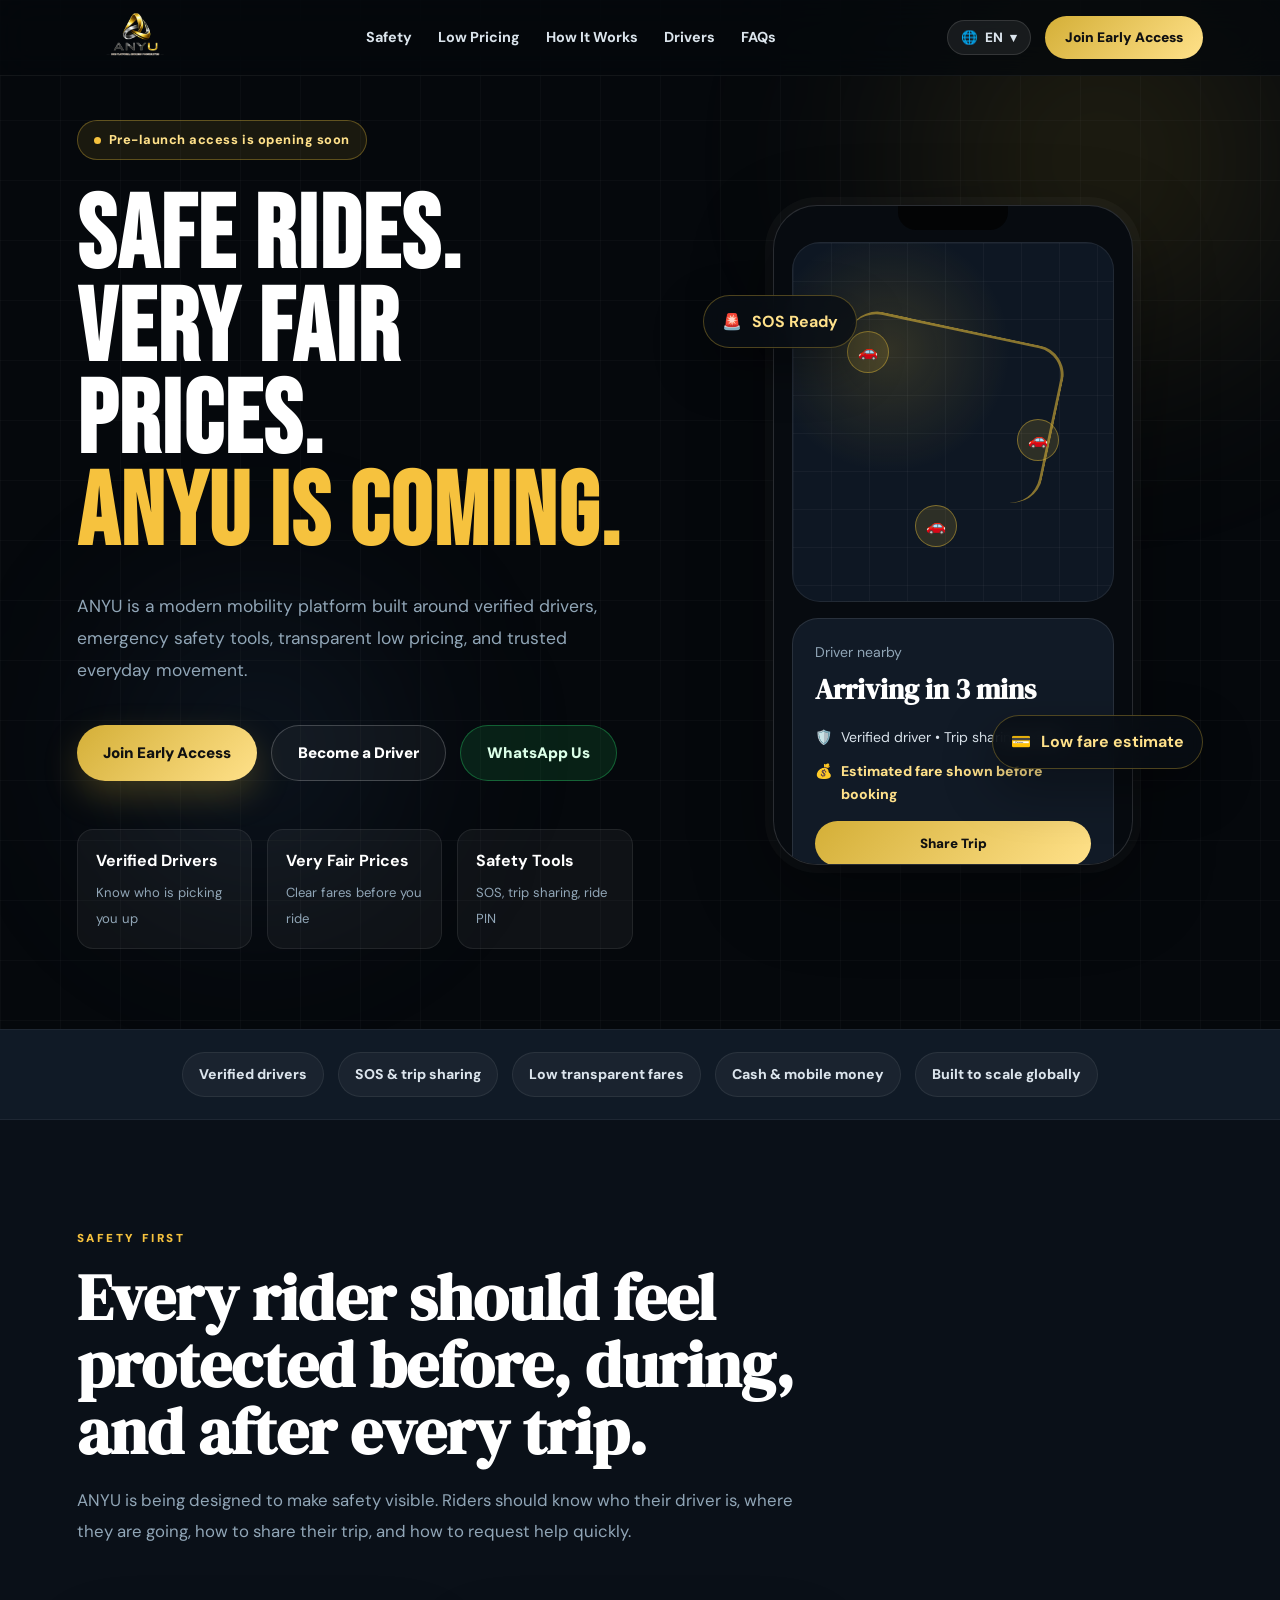
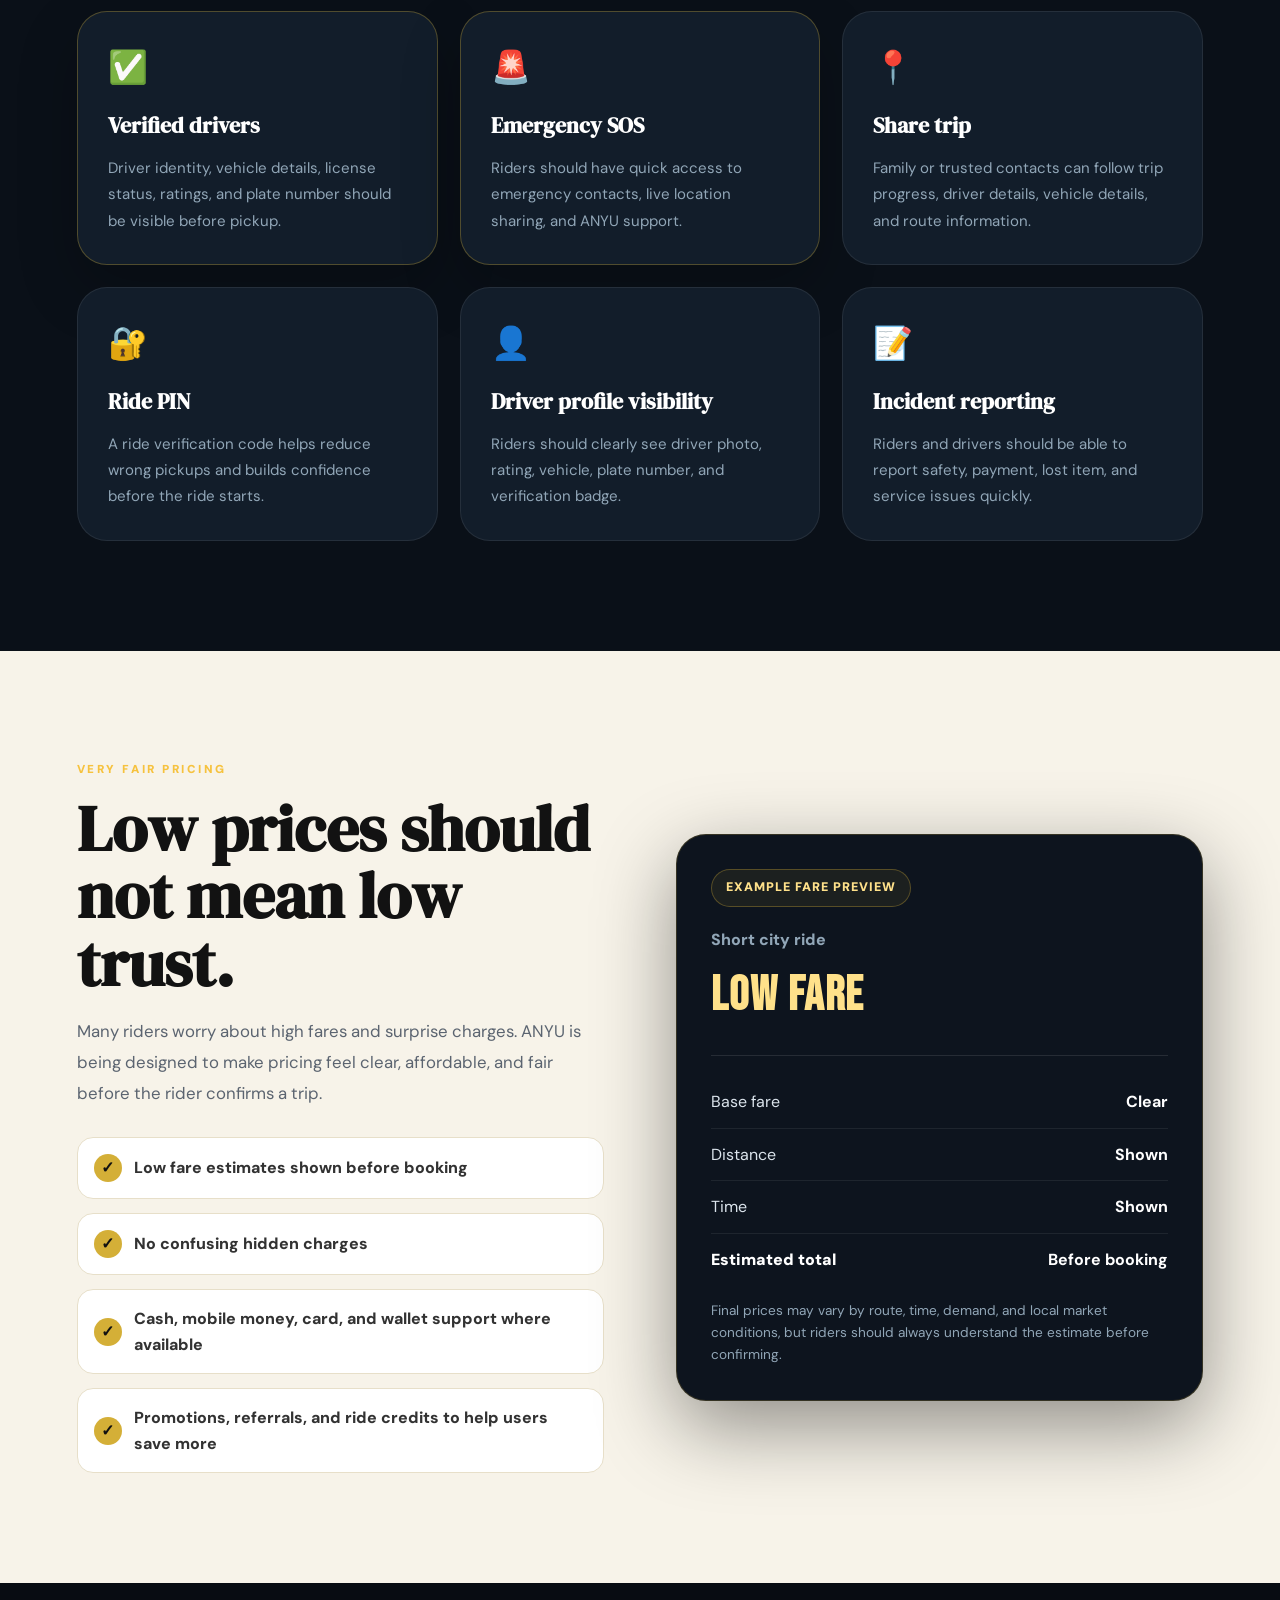
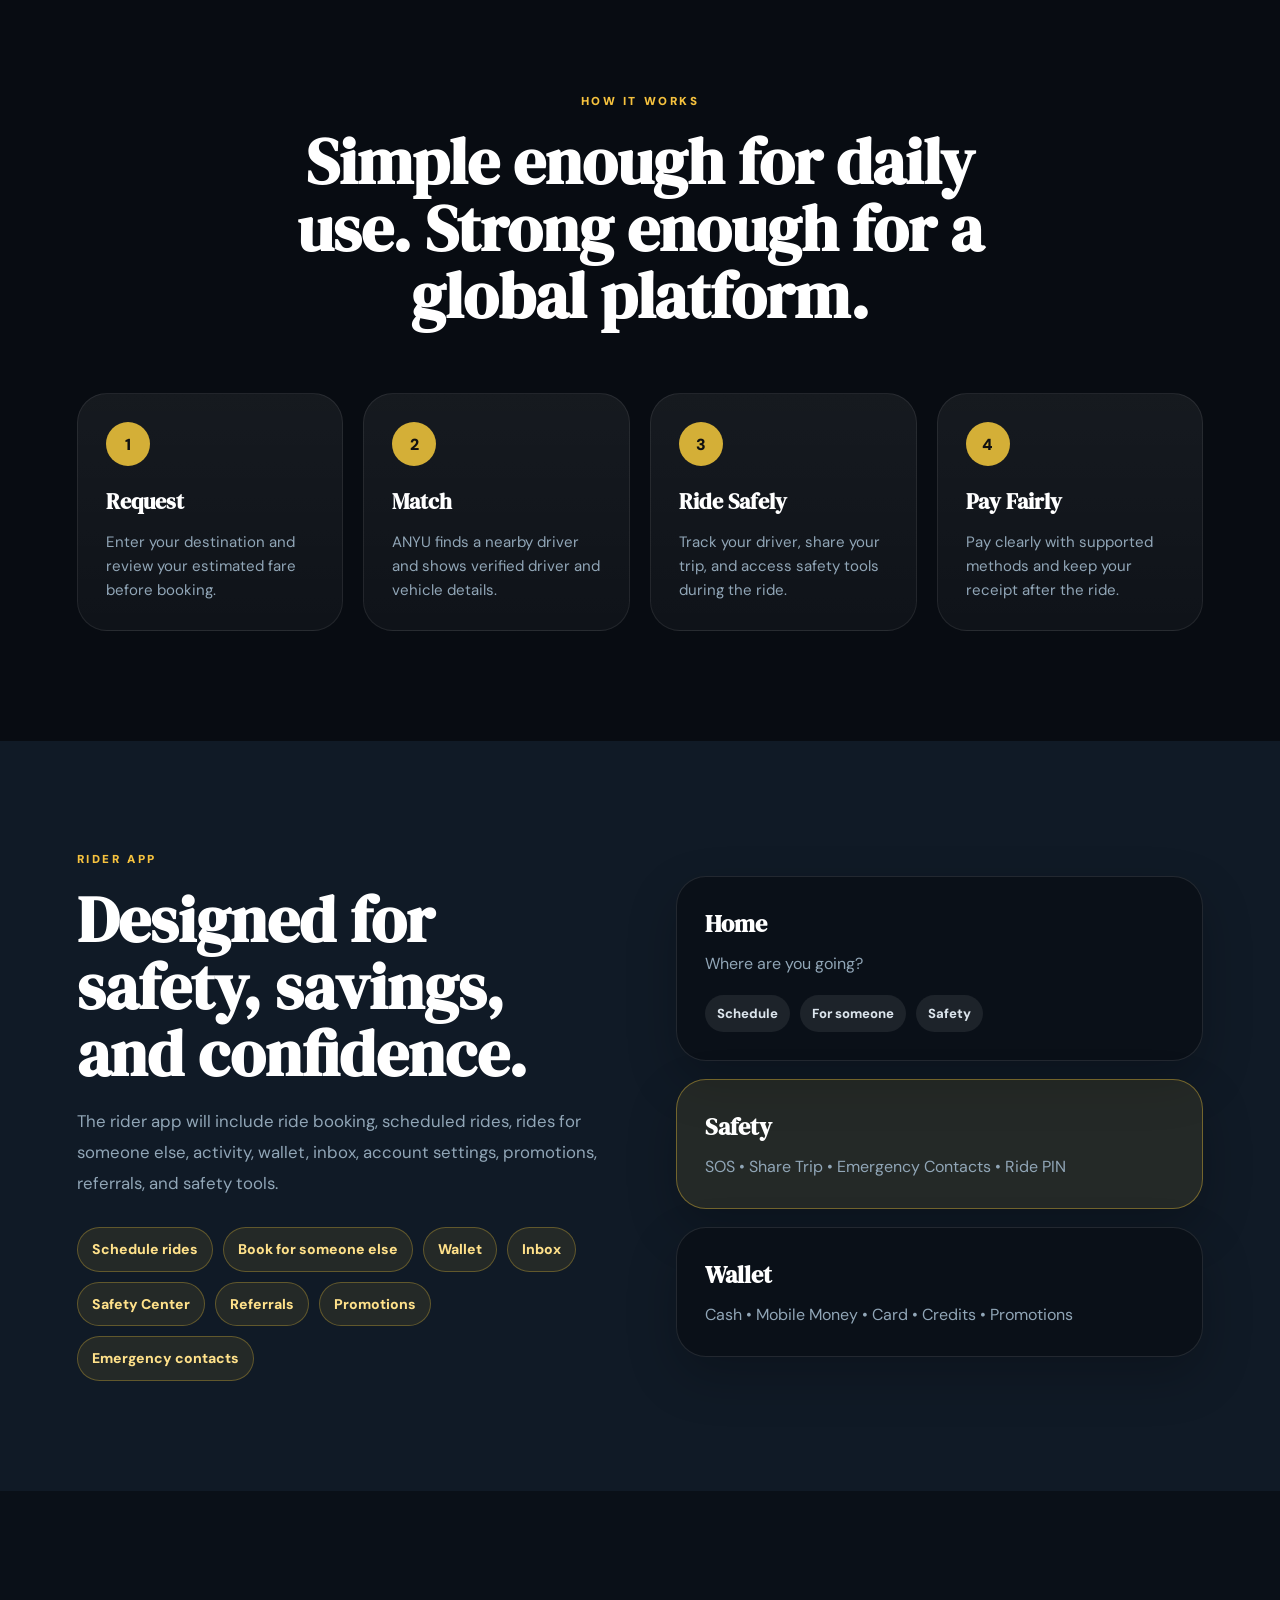
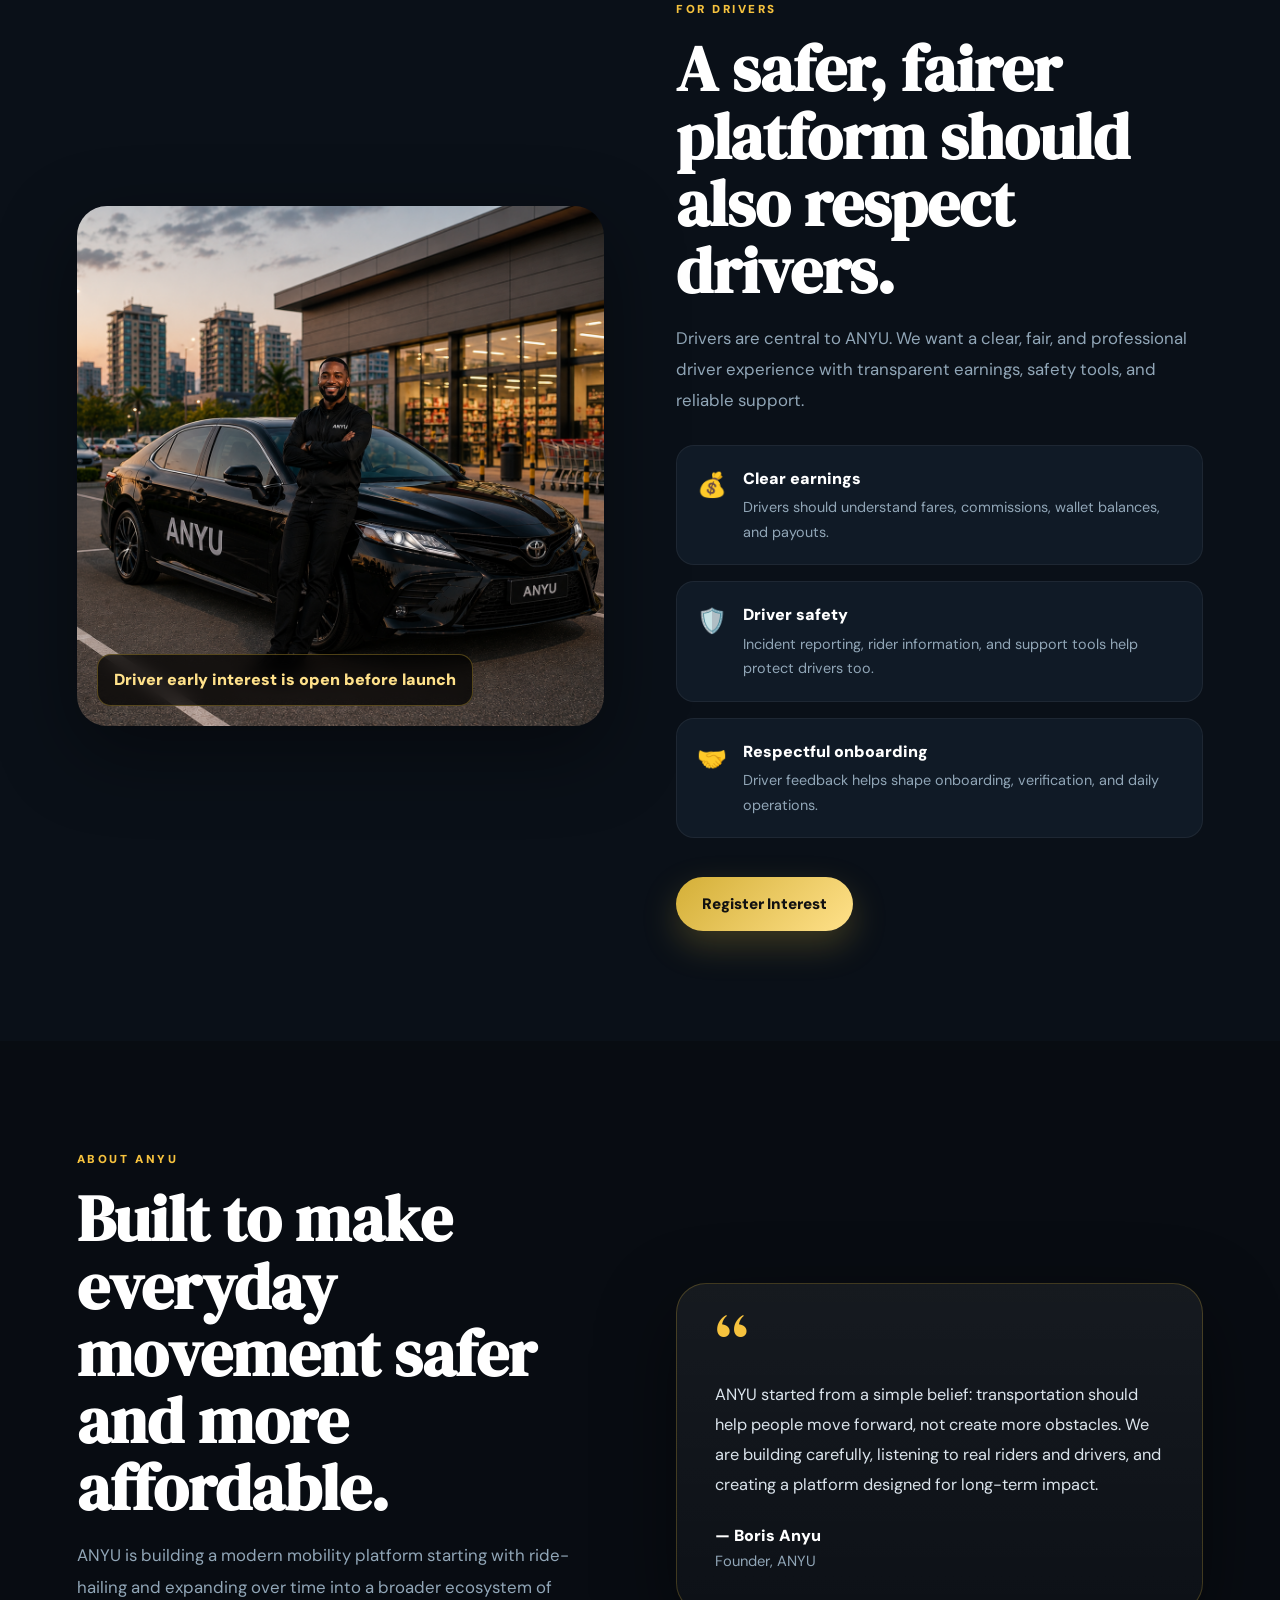
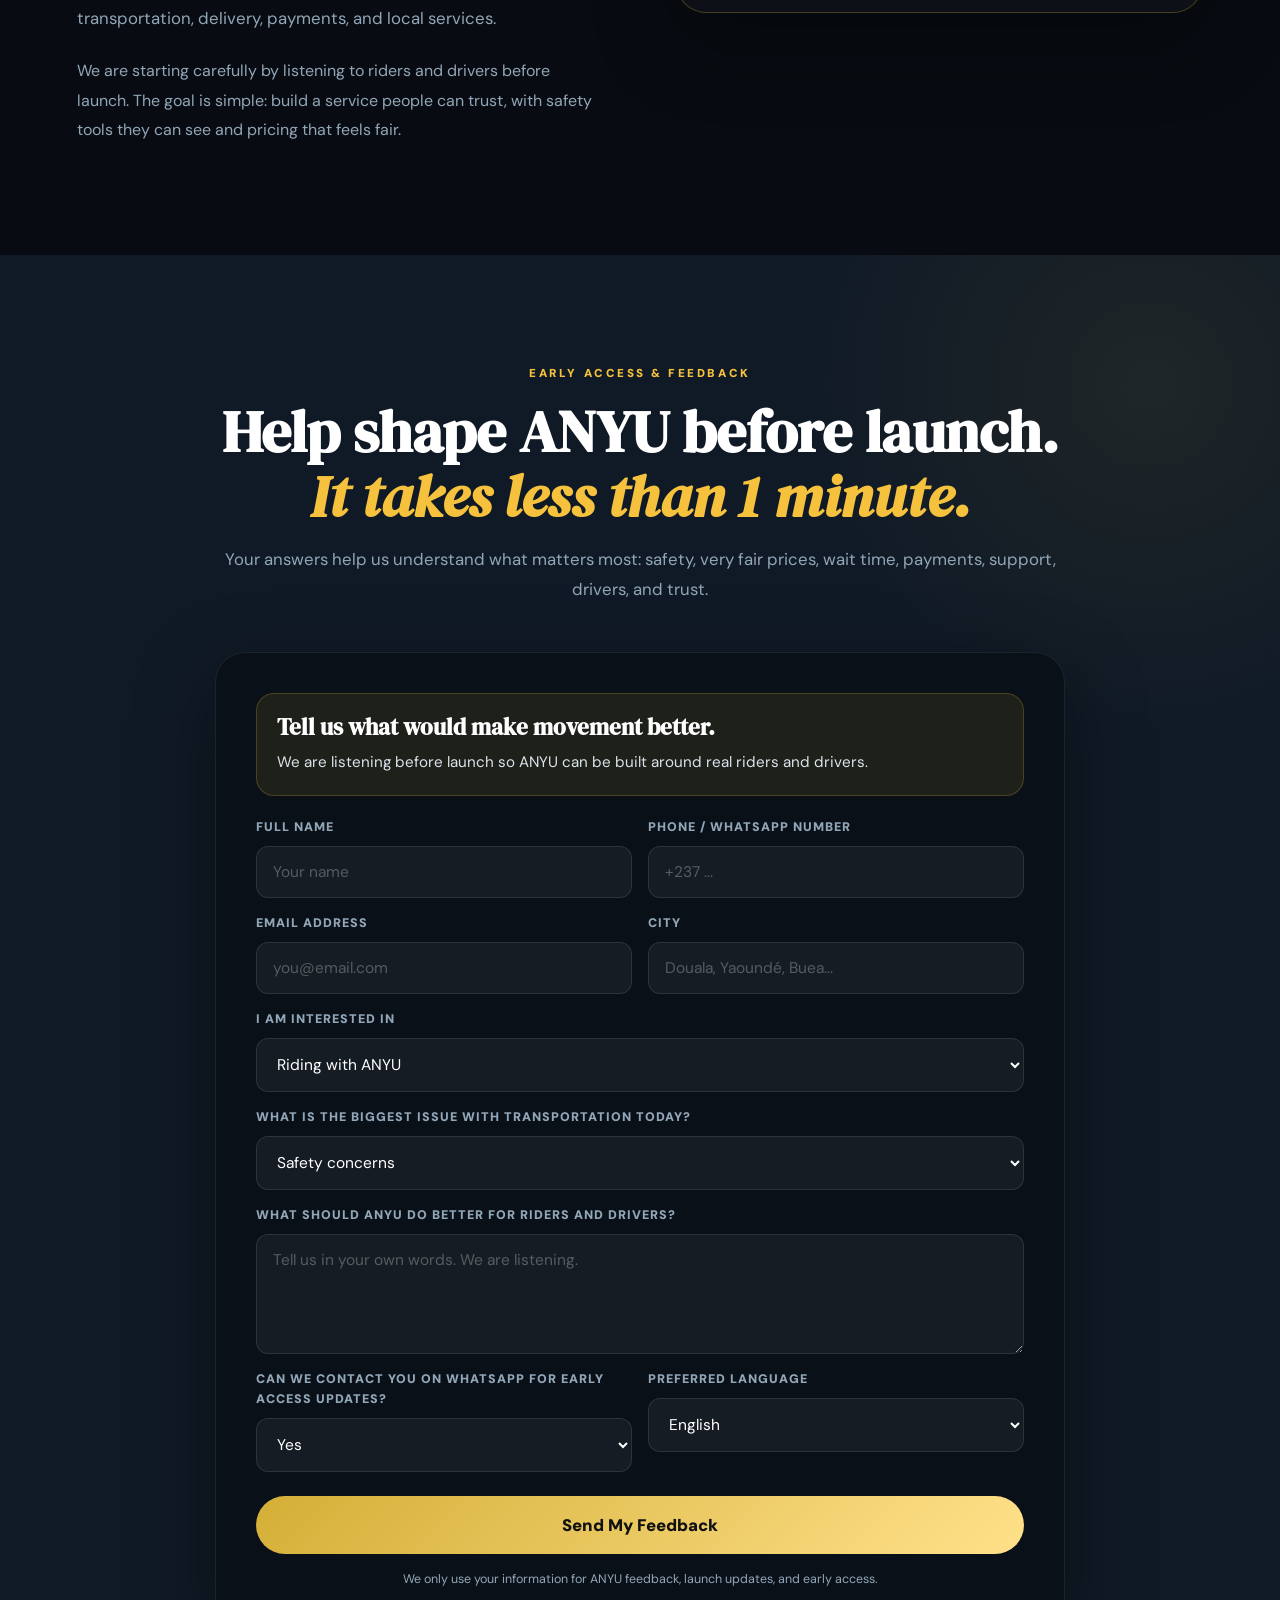
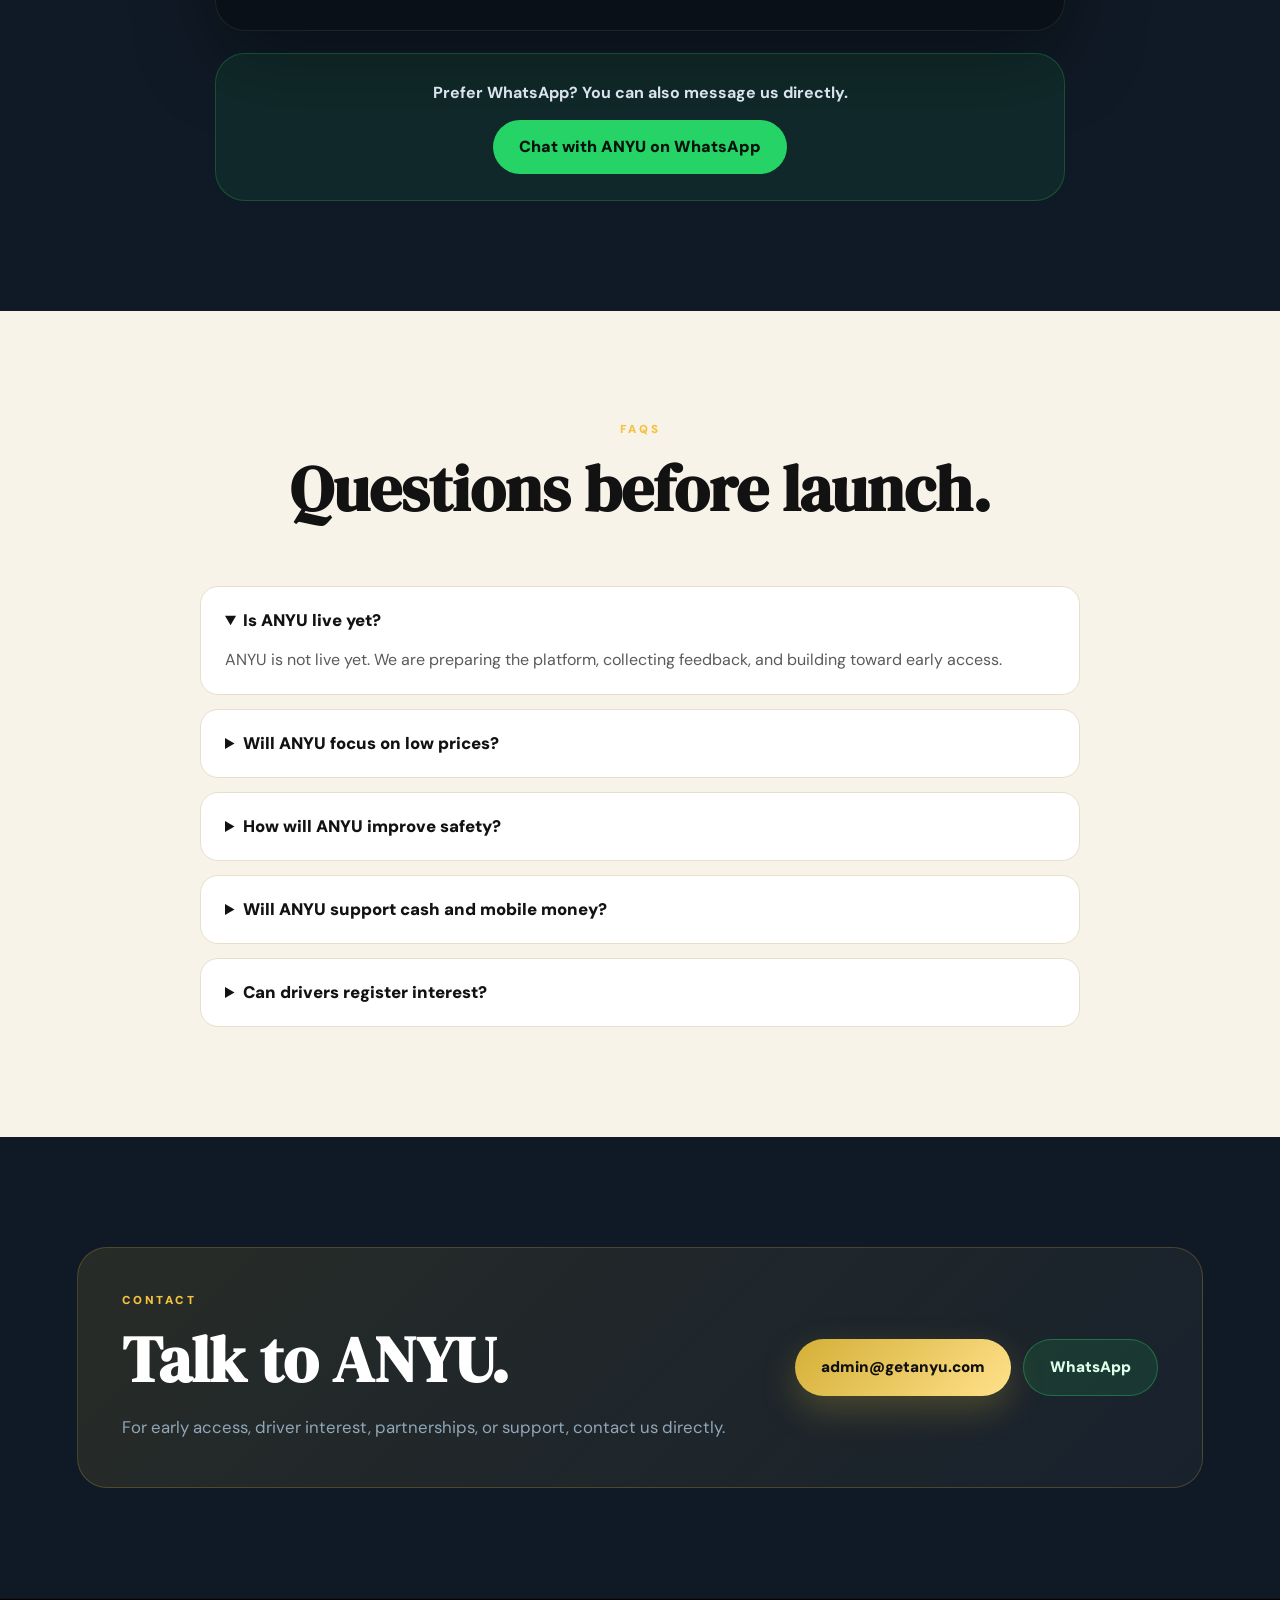
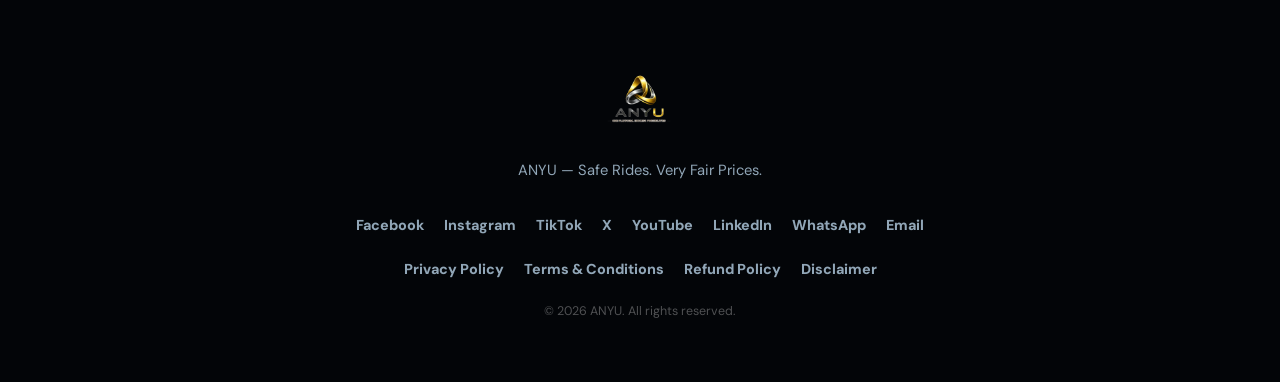
<file: index.html>
<!DOCTYPE html>
<html lang="en" dir="ltr">
<head>
  <meta charset="UTF-8" />
  <meta name="viewport" content="width=device-width, initial-scale=1.0" />

  <title>ANYU — Safe Rides. Very Fair Prices.</title>
  <meta
    name="description"
    content="ANYU is a modern mobility platform focused on safer rides, verified drivers, very fair pricing, flexible payments, and trusted everyday movement."
  />

  <link rel="icon" href="Assets/favicon.png" />
  <link rel="preconnect" href="https://fonts.googleapis.com">
  <link rel="preconnect" href="https://fonts.gstatic.com" crossorigin>
  <link
    href="https://fonts.googleapis.com/css2?family=Bebas+Neue&family=DM+Sans:wght@300;400;500;600;700;800;900&family=DM+Serif+Display:ital@0;1&display=swap"
    rel="stylesheet"
  >

  <link rel="stylesheet" href="styles.css" />
</head>

<body>

<header class="nav" id="nav">
  <a class="nav__brand" href="#home" aria-label="ANYU home">
    <img src="Assets/anyu-logo.png" alt="ANYU" class="nav__logo-img">
  </a>

  <nav class="nav__links">
    <a href="#safety" data-i18n="nav_safety">Safety</a>
    <a href="#pricing" data-i18n="nav_pricing">Low Pricing</a>
    <a href="#how" data-i18n="nav_how">How It Works</a>
    <a href="#drivers" data-i18n="nav_drivers">Drivers</a>
    <a href="#faq" data-i18n="nav_faq">FAQs</a>
  </nav>

  <div class="nav__right">
    <div class="lang-switcher" id="langSwitcher">
      <button class="lang-btn" id="langBtn" type="button" aria-label="Change language">
        <span>🌐</span>
        <span id="langLabel">EN</span>
        <span class="lang-caret">▾</span>
      </button>

      <div class="lang-dropdown" id="langDropdown">
        <button type="button" data-lang="en">English</button>
        <button type="button" data-lang="fr">Français</button>
      </div>
    </div>

    <a class="nav__cta" href="#waitlist" data-i18n="nav_cta">Join Early Access</a>
  </div>

  <button class="nav__burger" id="burger" aria-label="Open menu" type="button">
    <span></span>
    <span></span>
  </button>
</header>

<div class="mobile-menu" id="mobileMenu">
  <a href="#waitlist" class="mm__cta" data-i18n="nav_cta">Join Early Access</a>
  <a href="#safety" class="mm__link" data-i18n="nav_safety">Safety</a>
  <a href="#pricing" class="mm__link" data-i18n="nav_pricing">Low Pricing</a>
  <a href="#how" class="mm__link" data-i18n="nav_how">How It Works</a>
  <a href="#drivers" class="mm__link" data-i18n="nav_drivers">Drivers</a>
  <a href="#faq" class="mm__link" data-i18n="nav_faq">FAQs</a>

  <div class="mm__lang-row">
    <button type="button" data-lang="en" class="mm__lang-opt">EN</button>
    <button type="button" data-lang="fr" class="mm__lang-opt">FR</button>
  </div>
</div>

<main>

<section class="hero" id="home">
  <div class="hero__bg">
    <div class="hero__orb hero__orb--1"></div>
    <div class="hero__orb hero__orb--2"></div>
    <div class="hero__grid"></div>
  </div>

  <div class="hero__inner">
    <div class="hero__left">
      <div class="hero__pill">
        <span class="pill__dot"></span>
        <span data-i18n="hero_pill">Pre-launch access is opening soon</span>
      </div>

      <h1 class="hero__h1">
        <span data-i18n="hero_h1_1">Safe Rides.</span><br>
        <span data-i18n="hero_h1_2">Very Fair Prices.</span><br>
        <em data-i18n="hero_h1_3">ANYU is coming.</em>
      </h1>

      <p class="hero__sub" data-i18n="hero_sub">
        ANYU is a modern mobility platform built around verified drivers, emergency safety tools, transparent low pricing, and trusted everyday movement.
      </p>

      <div class="hero__actions">
        <a href="#waitlist" class="btn btn--gold" data-i18n="hero_cta1">Join Early Access</a>
        <a href="#drivers" class="btn btn--ghost" data-i18n="hero_cta2">Become a Driver</a>
        <a
          href="https://wa.me/237652317825?text=Hi%20ANYU%2C%20I%20want%20to%20learn%20more."
          target="_blank"
          rel="noopener"
          class="btn btn--whatsapp"
          data-i18n="hero_cta3"
        >
          WhatsApp Us
        </a>
      </div>

      <div class="hero__trust">
        <div class="trust-item">
          <strong data-i18n="trust1_h">Verified Drivers</strong>
          <span data-i18n="trust1_p">Know who is picking you up</span>
        </div>

        <div class="trust-item">
          <strong data-i18n="trust2_h">Very Fair Prices</strong>
          <span data-i18n="trust2_p">Clear fares before you ride</span>
        </div>

        <div class="trust-item">
          <strong data-i18n="trust3_h">Safety Tools</strong>
          <span data-i18n="trust3_p">SOS, trip sharing, ride PIN</span>
        </div>
      </div>
    </div>

    <div class="hero__right">
      <div class="hero__visual-card">
        <div class="phone-mock">
          <div class="phone-top"></div>

          <div class="phone-map">
            <div class="map-line"></div>
            <span class="car-dot car-dot--1">🚗</span>
            <span class="car-dot car-dot--2">🚗</span>
            <span class="car-dot car-dot--3">🚗</span>
          </div>

          <div class="phone-panel">
            <p data-i18n="mock_title">Driver nearby</p>
            <h3 data-i18n="mock_eta">Arriving in 3 mins</h3>

            <div class="mock-row">
              <span>🛡️</span>
              <span data-i18n="mock_safe">Verified driver • Trip sharing ready</span>
            </div>

            <div class="mock-row mock-row--price">
              <span>💰</span>
              <span data-i18n="mock_price">Estimated fare shown before booking</span>
            </div>

            <button data-i18n="mock_btn">Share Trip</button>
          </div>
        </div>

        <div class="hero__badge hero__badge--top">
          <span>🚨</span>
          <strong data-i18n="badge1">SOS Ready</strong>
        </div>

        <div class="hero__badge hero__badge--bottom">
          <span>💳</span>
          <strong data-i18n="badge2">Low fare estimate</strong>
        </div>
      </div>
    </div>
  </div>
</section>

<section class="market-strip" aria-label="ANYU focus">
  <div class="market-strip__inner">
    <span data-i18n="strip1">Verified drivers</span>
    <span data-i18n="strip2">SOS & trip sharing</span>
    <span data-i18n="strip3">Low transparent fares</span>
    <span data-i18n="strip4">Cash & mobile money</span>
    <span data-i18n="strip5">Built to scale globally</span>
  </div>
</section>

<section class="section safety" id="safety">
  <div class="section__inner">
    <div class="section__head">
      <div class="section-eyebrow" data-i18n="safety_eyebrow">Safety First</div>

      <h2 class="section-h2" data-i18n="safety_h2">
        Every rider should feel protected before, during, and after every trip.
      </h2>

      <p class="section-lead" data-i18n="safety_lead">
        ANYU is being designed to make safety visible. Riders should know who their driver is, where they are going, how to share their trip, and how to request help quickly.
      </p>
    </div>

    <div class="feature-grid">
      <article class="feature-card feature-card--priority">
        <div class="feature-icon">✅</div>
        <h3 data-i18n="safe1_h">Verified drivers</h3>
        <p data-i18n="safe1_p">
          Driver identity, vehicle details, license status, ratings, and plate number should be visible before pickup.
        </p>
      </article>

      <article class="feature-card feature-card--priority">
        <div class="feature-icon">🚨</div>
        <h3 data-i18n="safe2_h">Emergency SOS</h3>
        <p data-i18n="safe2_p">
          Riders should have quick access to emergency contacts, live location sharing, and ANYU support.
        </p>
      </article>

      <article class="feature-card">
        <div class="feature-icon">📍</div>
        <h3 data-i18n="safe3_h">Share trip</h3>
        <p data-i18n="safe3_p">
          Family or trusted contacts can follow trip progress, driver details, vehicle details, and route information.
        </p>
      </article>

      <article class="feature-card">
        <div class="feature-icon">🔐</div>
        <h3 data-i18n="safe4_h">Ride PIN</h3>
        <p data-i18n="safe4_p">
          A ride verification code helps reduce wrong pickups and builds confidence before the ride starts.
        </p>
      </article>

      <article class="feature-card">
        <div class="feature-icon">👤</div>
        <h3 data-i18n="safe5_h">Driver profile visibility</h3>
        <p data-i18n="safe5_p">
          Riders should clearly see driver photo, rating, vehicle, plate number, and verification badge.
        </p>
      </article>

      <article class="feature-card">
        <div class="feature-icon">📝</div>
        <h3 data-i18n="safe6_h">Incident reporting</h3>
        <p data-i18n="safe6_p">
          Riders and drivers should be able to report safety, payment, lost item, and service issues quickly.
        </p>
      </article>
    </div>
  </div>
</section>

<section class="section pricing" id="pricing">
  <div class="section__inner split">
    <div>
      <div class="section-eyebrow" data-i18n="pricing_eyebrow">Very Fair Pricing</div>

      <h2 class="section-h2" data-i18n="pricing_h2">
        Low prices should not mean low trust.
      </h2>

      <p class="section-lead" data-i18n="pricing_lead">
        Many riders worry about high fares and surprise charges. ANYU is being designed to make pricing feel clear, affordable, and fair before the rider confirms a trip.
      </p>

      <div class="check-list">
        <div>
          <span>✓</span>
          <p data-i18n="price1">Low fare estimates shown before booking</p>
        </div>

        <div>
          <span>✓</span>
          <p data-i18n="price2">No confusing hidden charges</p>
        </div>

        <div>
          <span>✓</span>
          <p data-i18n="price3">Cash, mobile money, card, and wallet support where available</p>
        </div>

        <div>
          <span>✓</span>
          <p data-i18n="price4">Promotions, referrals, and ride credits to help users save more</p>
        </div>
      </div>
    </div>

    <div class="price-card">
      <div class="price-card__label" data-i18n="price_card_label">Example fare preview</div>

      <div class="price-card__top">
        <span data-i18n="price_card_route">Short city ride</span>
        <strong>Low Fare</strong>
      </div>

      <div class="fare-row">
        <span data-i18n="fare_base">Base fare</span>
        <b>Clear</b>
      </div>

      <div class="fare-row">
        <span data-i18n="fare_distance">Distance</span>
        <b>Shown</b>
      </div>

      <div class="fare-row">
        <span data-i18n="fare_time">Time</span>
        <b>Shown</b>
      </div>

      <div class="fare-row fare-total">
        <span data-i18n="fare_total">Estimated total</span>
        <b>Before booking</b>
      </div>

      <p data-i18n="fare_note">
        Final prices may vary by route, time, demand, and local market conditions, but riders should always understand the estimate before confirming.
      </p>
    </div>
  </div>
</section>

<section class="section how" id="how">
  <div class="section__inner">
    <div class="section__head center">
      <div class="section-eyebrow" data-i18n="how_eyebrow">How It Works</div>

      <h2 class="section-h2" data-i18n="how_h2">
        Simple enough for daily use. Strong enough for a global platform.
      </h2>
    </div>

    <div class="steps">
      <div class="step">
        <span>1</span>
        <h3 data-i18n="step1_h">Request</h3>
        <p data-i18n="step1_p">Enter your destination and review your estimated fare before booking.</p>
      </div>

      <div class="step">
        <span>2</span>
        <h3 data-i18n="step2_h">Match</h3>
        <p data-i18n="step2_p">ANYU finds a nearby driver and shows verified driver and vehicle details.</p>
      </div>

      <div class="step">
        <span>3</span>
        <h3 data-i18n="step3_h">Ride Safely</h3>
        <p data-i18n="step3_p">Track your driver, share your trip, and access safety tools during the ride.</p>
      </div>

      <div class="step">
        <span>4</span>
        <h3 data-i18n="step4_h">Pay Fairly</h3>
        <p data-i18n="step4_p">Pay clearly with supported methods and keep your receipt after the ride.</p>
      </div>
    </div>
  </div>
</section>

<section class="section app-preview" id="app">
  <div class="section__inner split">
    <div>
      <div class="section-eyebrow" data-i18n="app_eyebrow">Rider App</div>

      <h2 class="section-h2" data-i18n="app_h2">
        Designed for safety, savings, and confidence.
      </h2>

      <p class="section-lead" data-i18n="app_lead">
        The rider app will include ride booking, scheduled rides, rides for someone else, activity, wallet, inbox, account settings, promotions, referrals, and safety tools.
      </p>

      <div class="tag-list">
        <span data-i18n="tag1">Schedule rides</span>
        <span data-i18n="tag2">Book for someone else</span>
        <span data-i18n="tag3">Wallet</span>
        <span data-i18n="tag4">Inbox</span>
        <span data-i18n="tag5">Safety Center</span>
        <span data-i18n="tag6">Referrals</span>
        <span data-i18n="tag7">Promotions</span>
        <span data-i18n="tag8">Emergency contacts</span>
      </div>
    </div>

    <div class="app-stack">
      <div class="mini-screen">
        <h4 data-i18n="mini1_h">Home</h4>
        <p data-i18n="mini1_p">Where are you going?</p>
        <div class="mini-actions">
          <span>Schedule</span>
          <span>For someone</span>
          <span>Safety</span>
        </div>
      </div>

      <div class="mini-screen mini-screen--gold">
        <h4 data-i18n="mini2_h">Safety</h4>
        <p data-i18n="mini2_p">SOS • Share Trip • Emergency Contacts • Ride PIN</p>
      </div>

      <div class="mini-screen">
        <h4 data-i18n="mini3_h">Wallet</h4>
        <p data-i18n="mini3_p">Cash • Mobile Money • Card • Credits • Promotions</p>
      </div>
    </div>
  </div>
</section>

<section class="section driver" id="drivers">
  <div class="section__inner split">
    <div class="driver__img-wrap">
      <img src="Assets/driver-car.png" alt="ANYU driver vehicle" class="driver__img">
      <div class="driver__caption" data-i18n="driver_caption">
        Driver early interest is open before launch
      </div>
    </div>

    <div>
      <div class="section-eyebrow" data-i18n="drv_eyebrow">For Drivers</div>

      <h2 class="section-h2" data-i18n="drv_h2">
        A safer, fairer platform should also respect drivers.
      </h2>

      <p class="section-lead" data-i18n="drv_lead">
        Drivers are central to ANYU. We want a clear, fair, and professional driver experience with transparent earnings, safety tools, and reliable support.
      </p>

      <div class="driver__perks">
        <div class="perk">
          <div class="perk__icon">💰</div>
          <div>
            <strong data-i18n="perk1_h">Clear earnings</strong>
            <p data-i18n="perk1_p">Drivers should understand fares, commissions, wallet balances, and payouts.</p>
          </div>
        </div>

        <div class="perk">
          <div class="perk__icon">🛡️</div>
          <div>
            <strong data-i18n="perk2_h">Driver safety</strong>
            <p data-i18n="perk2_p">Incident reporting, rider information, and support tools help protect drivers too.</p>
          </div>
        </div>

        <div class="perk">
          <div class="perk__icon">🤝</div>
          <div>
            <strong data-i18n="perk3_h">Respectful onboarding</strong>
            <p data-i18n="perk3_p">Driver feedback helps shape onboarding, verification, and daily operations.</p>
          </div>
        </div>
      </div>

      <a href="#waitlist" class="btn btn--gold driver-cta" data-i18n="drv_cta">Register Interest</a>
    </div>
  </div>
</section>

<section class="section about" id="about">
  <div class="section__inner split">
    <div>
      <div class="section-eyebrow" data-i18n="about_eyebrow">About ANYU</div>

      <h2 class="section-h2" data-i18n="about_h2">
        Built to make everyday movement safer and more affordable.
      </h2>

      <p class="section-lead" data-i18n="about_lead">
        ANYU is building a modern mobility platform starting with ride-hailing and expanding over time into a broader ecosystem of transportation, delivery, payments, and local services.
      </p>

      <p class="about__text" data-i18n="about_text">
        We are starting carefully by listening to riders and drivers before launch. The goal is simple: build a service people can trust, with safety tools they can see and pricing that feels fair.
      </p>
    </div>

    <div class="founder-card">
      <div class="founder-card__quote">“</div>
      <p data-i18n="founder_quote">
        ANYU started from a simple belief: transportation should help people move forward, not create more obstacles. We are building carefully, listening to real riders and drivers, and creating a platform designed for long-term impact.
      </p>
      <strong>— Boris Anyu</strong>
      <span data-i18n="founder_title">Founder, ANYU</span>
    </div>
  </div>
</section>

<section class="section waitlist" id="waitlist">
  <div class="waitlist__inner">
    <div class="waitlist__head">
      <div class="section-eyebrow light" data-i18n="wl_eyebrow">Early Access & Feedback</div>

      <h2 class="waitlist__h2">
        <span data-i18n="wl_h2a">Help shape ANYU before launch.</span>
        <em data-i18n="wl_h2b">It takes less than 1 minute.</em>
      </h2>

      <p class="waitlist__sub" data-i18n="wl_sub">
        Your answers help us understand what matters most: safety, very fair prices, wait time, payments, support, drivers, and trust.
      </p>
    </div>

    <form
      name="waitlist"
      method="POST"
      data-netlify="true"
      netlify-honeypot="bot-field"
      action="/success.html"
      class="waitlist__form"
      id="waitlistForm"
    >
      <input type="hidden" name="form-name" value="waitlist">

      <p hidden>
        <label>Do not fill this out: <input name="bot-field"></label>
      </p>

      <div class="wf__intro">
        <h3 data-i18n="q_intro_title">Tell us what would make movement better.</h3>
        <p data-i18n="q_intro_text">
          We are listening before launch so ANYU can be built around real riders and drivers.
        </p>
      </div>

      <div class="wf__row">
        <div class="wf__field">
          <label data-i18n="wf_name">Full name</label>
          <input type="text" name="name" data-i18n-placeholder="ph_name" placeholder="Your name" required>
        </div>

        <div class="wf__field">
          <label data-i18n="wf_phone">Phone / WhatsApp number</label>
          <input type="tel" name="phone" data-i18n-placeholder="ph_phone" placeholder="+237 ..." required>
        </div>
      </div>

      <div class="wf__row">
        <div class="wf__field">
          <label data-i18n="wf_email">Email address <span class="opt">(optional)</span></label>
          <input type="email" name="email" data-i18n-placeholder="ph_email" placeholder="you@email.com">
        </div>

        <div class="wf__field">
          <label data-i18n="wf_city">City</label>
          <input type="text" name="city" data-i18n-placeholder="ph_city" placeholder="Douala, Yaoundé, Buea..." required>
        </div>
      </div>

      <div class="wf__field">
        <label data-i18n="wf_interest">I am interested in</label>
        <select name="interest">
          <option value="Rider" data-i18n="wf_opt1">Riding with ANYU</option>
          <option value="Driver" data-i18n="wf_opt2">Driving with ANYU</option>
          <option value="Both" data-i18n="wf_opt3">Both riding and driving</option>
          <option value="Business or partnership" data-i18n="wf_opt4">Business or partnership</option>
        </select>
      </div>

      <div class="wf__field">
        <label data-i18n="q_problem_label">What is the biggest issue with transportation today?</label>
        <select name="biggest_challenge">
          <option value="Safety concerns" data-i18n="q_problem_4">Safety concerns</option>
          <option value="High prices" data-i18n="q_problem_2">High prices</option>
          <option value="Long waiting times" data-i18n="q_problem_1">Long waiting times</option>
          <option value="Drivers cancelling rides" data-i18n="q_problem_3">Drivers cancelling rides</option>
          <option value="Payment difficulties" data-i18n="q_problem_5">Payment difficulties</option>
          <option value="Poor customer service" data-i18n="q_problem_6">Poor customer service</option>
          <option value="Other" data-i18n="q_problem_7">Other</option>
        </select>
      </div>

      <div class="wf__field">
        <label data-i18n="q_improve_label">What should ANYU do better for riders and drivers?</label>
        <textarea
          name="improvement_feedback"
          rows="4"
          data-i18n-placeholder="ph_feedback"
          placeholder="Tell us in your own words. We are listening."
        ></textarea>
      </div>

      <div class="wf__row">
        <div class="wf__field">
          <label data-i18n="q_whatsapp_label">Can we contact you on WhatsApp for early access updates?</label>
          <select name="whatsapp_permission">
            <option value="Yes" data-i18n="yes">Yes</option>
            <option value="No" data-i18n="no">No</option>
          </select>
        </div>

        <div class="wf__field">
          <label data-i18n="q_language_label">Preferred language</label>
          <select name="preferred_language">
            <option value="English">English</option>
            <option value="French">Français</option>
          </select>
        </div>
      </div>

      <button type="submit" class="wf__submit">
        <span data-i18n="wf_submit">Send My Feedback</span>
      </button>

      <p class="wf__note" data-i18n="wf_note">
        We only use your information for ANYU feedback, launch updates, and early access.
      </p>
    </form>

    <div class="waitlist__whatsapp">
      <p data-i18n="whatsapp_cta_text">Prefer WhatsApp? You can also message us directly.</p>
      <a
        href="https://wa.me/237652317825?text=Hi%20ANYU%2C%20I%20want%20to%20share%20feedback."
        target="_blank"
        rel="noopener"
        data-i18n="whatsapp_cta_btn"
      >
        Chat with ANYU on WhatsApp
      </a>
    </div>
  </div>
</section>

<section class="section faq" id="faq">
  <div class="section__inner">
    <div class="section__head center">
      <div class="section-eyebrow" data-i18n="faq_eyebrow">FAQs</div>
      <h2 class="section-h2" data-i18n="faq_h2">Questions before launch.</h2>
    </div>

    <div class="faq-grid">
      <details open>
        <summary data-i18n="faq1_q">Is ANYU live yet?</summary>
        <p data-i18n="faq1_a">
          ANYU is not live yet. We are preparing the platform, collecting feedback, and building toward early access.
        </p>
      </details>

      <details>
        <summary data-i18n="faq2_q">Will ANYU focus on low prices?</summary>
        <p data-i18n="faq2_a">
          Yes. ANYU is being designed around very fair pricing, transparent fare estimates, and promotions to help riders save more.
        </p>
      </details>

      <details>
        <summary data-i18n="faq3_q">How will ANYU improve safety?</summary>
        <p data-i18n="faq3_a">
          ANYU is being designed with verified drivers, visible vehicle details, SOS tools, trip sharing, emergency contacts, ride PIN verification, and incident reporting.
        </p>
      </details>

      <details>
        <summary data-i18n="faq4_q">Will ANYU support cash and mobile money?</summary>
        <p data-i18n="faq4_a">
          Yes. ANYU is being designed to support cash and digital payment options where available, including mobile money and wallet features.
        </p>
      </details>

      <details>
        <summary data-i18n="faq5_q">Can drivers register interest?</summary>
        <p data-i18n="faq5_a">
          Yes. Drivers can use the early access form or contact ANYU on WhatsApp before onboarding begins.
        </p>
      </details>
    </div>
  </div>
</section>

<section class="section contact" id="contact">
  <div class="section__inner contact-card">
    <div>
      <div class="section-eyebrow" data-i18n="contact_eyebrow">Contact</div>

      <h2 class="section-h2" data-i18n="contact_h2">Talk to ANYU.</h2>

      <p class="section-lead" data-i18n="contact_lead">
        For early access, driver interest, partnerships, or support, contact us directly.
      </p>
    </div>

    <div class="contact-actions">
      <a class="btn btn--gold" href="mailto:admin@getanyu.com">admin@getanyu.com</a>
      <a class="btn btn--whatsapp" href="https://wa.me/237652317825" target="_blank" rel="noopener">WhatsApp</a>
    </div>
  </div>
</section>

</main>

<footer class="footer">
  <div class="footer__inner">
    <div class="footer__brand">
      <img src="Assets/anyu-logo.png" alt="ANYU" class="footer__logo-img">
    </div>

    <p class="footer__tagline" data-i18n="footer_tag">
      ANYU — Safe Rides. Very Fair Prices.
    </p>

    <div class="footer__socials">
      <a href="https://facebook.com/getanyu" target="_blank" rel="noopener">Facebook</a>
      <a href="https://instagram.com/getanyu" target="_blank" rel="noopener">Instagram</a>
      <a href="https://tiktok.com/@getanyu" target="_blank" rel="noopener">TikTok</a>
      <a href="https://x.com/getanyuapp" target="_blank" rel="noopener">X</a>
      <a href="https://youtube.com/@getanyuapp" target="_blank" rel="noopener">YouTube</a>
      <a href="https://linkedin.com/company/getanyu" target="_blank" rel="noopener">LinkedIn</a>
      <a href="https://wa.me/237652317825" target="_blank" rel="noopener">WhatsApp</a>
      <a href="mailto:admin@getanyu.com">Email</a>
    </div>

    <div class="footer__legal">
      <a href="/privacy.html">Privacy Policy</a>
      <a href="/terms.html">Terms & Conditions</a>
      <a href="/refund-policy.html">Refund Policy</a>
      <a href="/disclaimer.html">Disclaimer</a>
    </div>

    <p class="footer__copy">
      © 2026 ANYU. <span data-i18n="footer_rights">All rights reserved.</span>
    </p>
  </div>
</footer>

<script src="app.js"></script>
</body>
</html>
</file>
<file: styles.css>
/* ANYU Landing Page — premium, responsive, safety-first, low-price focused */

*, *::before, *::after {
  margin: 0;
  padding: 0;
  box-sizing: border-box;
}

:root {
  --black: #05080c;
  --dark: #0a1018;
  --dark2: #101a26;
  --card: #121d2a;

  --gold: #d4af37;
  --gold2: #f6c23e;
  --gold3: #ffe18a;

  --white: #ffffff;
  --off: #dbe4ec;
  --muted: #91a6b7;

  --soft: #f7f3e9;
  --ink: #121212;

  --red: #e53935;
  --whatsapp: #25D366;

  --radius: 18px;
  --radius-lg: 30px;

  --shadow: 0 26px 80px rgba(0, 0, 0, 0.42);
}

html {
  scroll-behavior: smooth;
}

body {
  font-family: 'DM Sans', sans-serif;
  background: var(--black);
  color: var(--white);
  overflow-x: hidden;
  line-height: 1.6;
}

img {
  max-width: 100%;
  display: block;
}

a {
  text-decoration: none;
  color: inherit;
}

button,
input,
select,
textarea {
  font-family: inherit;
}

button {
  border: 0;
  cursor: pointer;
}

.section {
  padding: 110px 6%;
}

.section__inner {
  max-width: 1220px;
  margin: 0 auto;
}

.section__head {
  max-width: 780px;
  margin-bottom: 4rem;
}

.section__head.center {
  text-align: center;
  margin-left: auto;
  margin-right: auto;
}

.split {
  display: grid;
  grid-template-columns: 1fr 1fr;
  gap: 72px;
  align-items: center;
}

.section-eyebrow {
  font-size: 0.72rem;
  font-weight: 900;
  letter-spacing: 0.22em;
  text-transform: uppercase;
  color: var(--gold2);
  margin-bottom: 1rem;
}

.section-h2 {
  font-family: 'DM Serif Display', serif;
  font-size: clamp(2.2rem, 5vw, 4rem);
  line-height: 1.05;
  margin-bottom: 1.2rem;
  color: var(--white);
}

.section-lead {
  font-size: 1.05rem;
  color: var(--muted);
  line-height: 1.85;
  max-width: 720px;
}

.btn {
  display: inline-flex;
  align-items: center;
  justify-content: center;
  gap: 10px;
  min-height: 54px;
  padding: 15px 26px;
  border-radius: 999px;
  font-weight: 900;
  font-size: 0.95rem;
  transition: transform 0.25s, box-shadow 0.25s, background 0.25s, border-color 0.25s;
  white-space: nowrap;
}

.btn:hover {
  transform: translateY(-2px);
}

.btn--gold {
  background: linear-gradient(135deg, var(--gold), var(--gold3));
  color: #111;
  box-shadow: 0 14px 34px rgba(212, 175, 55, 0.25);
}

.btn--ghost {
  background: rgba(255, 255, 255, 0.04);
  border: 1px solid rgba(255, 255, 255, 0.20);
  color: var(--white);
}

.btn--ghost:hover {
  border-color: rgba(255, 255, 255, 0.5);
  background: rgba(255, 255, 255, 0.08);
}

.btn--whatsapp {
  background: rgba(37, 211, 102, 0.12);
  border: 1px solid rgba(37, 211, 102, 0.36);
  color: #dbffe8;
}

.btn--whatsapp:hover {
  background: rgba(37, 211, 102, 0.18);
}

/* NAV */
.nav {
  position: fixed;
  top: 0;
  width: 100%;
  z-index: 1000;
  height: 76px;
  padding: 0 6%;
  display: flex;
  align-items: center;
  justify-content: space-between;
  background: rgba(5, 8, 12, 0.76);
  backdrop-filter: blur(18px);
  border-bottom: 1px solid rgba(255, 255, 255, 0.06);
  transition: background 0.3s, height 0.3s;
}

.nav.scrolled {
  background: rgba(5, 8, 12, 0.96);
  height: 68px;
}

.nav__brand {
  display: flex;
  align-items: center;
}

.nav__logo-img {
  width: 118px;
  height: auto;
  object-fit: contain;
}

.nav__links {
  display: flex;
  gap: 26px;
}

.nav__links a {
  font-size: 0.90rem;
  font-weight: 700;
  color: var(--off);
  transition: color 0.2s;
}

.nav__links a:hover {
  color: var(--gold2);
}

.nav__right {
  display: flex;
  align-items: center;
  gap: 14px;
}

.nav__cta {
  background: linear-gradient(135deg, var(--gold), var(--gold3));
  color: #111;
  font-weight: 900;
  padding: 10px 20px;
  border-radius: 999px;
  font-size: 0.86rem;
}

.lang-switcher {
  position: relative;
}

.lang-btn {
  display: flex;
  align-items: center;
  gap: 7px;
  background: rgba(255, 255, 255, 0.07);
  border: 1px solid rgba(255, 255, 255, 0.12);
  color: var(--off);
  font-size: 0.84rem;
  font-weight: 800;
  padding: 8px 13px;
  border-radius: 999px;
}

.lang-dropdown {
  position: absolute;
  top: calc(100% + 10px);
  right: 0;
  min-width: 150px;
  background: var(--dark2);
  border: 1px solid rgba(255, 255, 255, 0.12);
  border-radius: 14px;
  padding: 8px;
  opacity: 0;
  pointer-events: none;
  transform: translateY(-8px);
  transition: all 0.2s;
  box-shadow: var(--shadow);
}

.lang-dropdown.open {
  opacity: 1;
  pointer-events: all;
  transform: translateY(0);
}

.lang-dropdown button {
  width: 100%;
  text-align: left;
  background: transparent;
  color: var(--off);
  padding: 10px 12px;
  border-radius: 10px;
  font-weight: 700;
}

.lang-dropdown button:hover,
.lang-dropdown button.active {
  background: rgba(212, 175, 55, 0.12);
  color: var(--gold3);
}

.nav__burger {
  display: none;
  flex-direction: column;
  gap: 5px;
  background: transparent;
  padding: 4px;
}

.nav__burger span {
  width: 25px;
  height: 2px;
  background: var(--white);
  border-radius: 2px;
}

.mobile-menu {
  position: fixed;
  top: 76px;
  left: 0;
  right: 0;
  background: rgba(5, 8, 12, 0.98);
  border-bottom: 1px solid rgba(255, 255, 255, 0.08);
  padding: 1.3rem 6%;
  display: flex;
  flex-direction: column;
  gap: 1rem;
  z-index: 999;
  transform: translateY(-120%);
  transition: transform 0.35s cubic-bezier(0.4, 0, 0.2, 1);
}

.mobile-menu.open {
  transform: translateY(0);
}

.mm__link {
  color: var(--off);
  padding: 0.4rem 0;
  font-weight: 700;
  border-bottom: 1px solid rgba(255, 255, 255, 0.06);
}

.mm__cta {
  background: linear-gradient(135deg, var(--gold), var(--gold3));
  color: #111;
  font-weight: 900;
  padding: 14px 24px;
  border-radius: 999px;
  text-align: center;
}

.mm__lang-row {
  display: flex;
  gap: 8px;
}

.mm__lang-opt {
  background: rgba(255, 255, 255, 0.07);
  color: var(--off);
  border: 1px solid rgba(255, 255, 255, 0.12);
  padding: 8px 14px;
  border-radius: 999px;
  font-weight: 900;
}

/* HERO */
.hero {
  min-height: 100vh;
  display: flex;
  align-items: center;
  padding: 120px 6% 80px;
  position: relative;
  overflow: hidden;
}

.hero__bg {
  position: absolute;
  inset: 0;
  z-index: 0;
}

.hero__orb {
  position: absolute;
  border-radius: 50%;
  filter: blur(80px);
}

.hero__orb--1 {
  width: 620px;
  height: 620px;
  background: radial-gradient(circle, rgba(212, 175, 55, 0.16), transparent 70%);
  top: -150px;
  right: -130px;
  animation: pulse 6s ease-in-out infinite;
}

.hero__orb--2 {
  width: 440px;
  height: 440px;
  background: radial-gradient(circle, rgba(80, 130, 190, 0.14), transparent 70%);
  bottom: 60px;
  left: 3%;
}

.hero__grid {
  position: absolute;
  inset: 0;
  background-image:
    linear-gradient(rgba(255, 255, 255, 0.025) 1px, transparent 1px),
    linear-gradient(90deg, rgba(255, 255, 255, 0.025) 1px, transparent 1px);
  background-size: 60px 60px;
}

@keyframes pulse {
  0%, 100% {
    opacity: .65;
    transform: scale(1);
  }

  50% {
    opacity: 1;
    transform: scale(1.08);
  }
}

.hero__inner {
  position: relative;
  z-index: 1;
  display: grid;
  grid-template-columns: 1fr 0.9fr;
  gap: 70px;
  align-items: center;
  max-width: 1320px;
  margin: 0 auto;
  width: 100%;
}

.hero__pill {
  display: inline-flex;
  align-items: center;
  gap: 8px;
  background: rgba(212, 175, 55, 0.10);
  border: 1px solid rgba(212, 175, 55, 0.36);
  color: var(--gold3);
  font-size: 0.8rem;
  font-weight: 800;
  padding: 9px 16px;
  border-radius: 999px;
  margin-bottom: 2rem;
  letter-spacing: 0.04em;
  animation: fadeDown 0.7s ease both;
}

.pill__dot {
  width: 7px;
  height: 7px;
  background: var(--gold2);
  border-radius: 50%;
  animation: blink 1.5s ease infinite;
}

@keyframes blink {
  0%, 100% {
    opacity: 1;
  }

  50% {
    opacity: .35;
  }
}

.hero__h1 {
  font-family: 'Bebas Neue', sans-serif;
  font-size: clamp(4.5rem, 8vw, 8.5rem);
  line-height: 0.90;
  letter-spacing: 0.02em;
  margin-bottom: 1.8rem;
  animation: fadeUp 0.7s 0.1s ease both;
}

.hero__h1 em {
  font-style: normal;
  color: var(--gold2);
  display: block;
}

.hero__sub {
  font-size: 1.09rem;
  color: var(--muted);
  line-height: 1.85;
  max-width: 620px;
  margin-bottom: 2.4rem;
  animation: fadeUp 0.7s 0.2s ease both;
}

.hero__actions {
  display: flex;
  gap: 14px;
  flex-wrap: wrap;
  animation: fadeUp 0.7s 0.3s ease both;
}

.hero__trust {
  display: grid;
  grid-template-columns: repeat(3, 1fr);
  gap: 15px;
  max-width: 680px;
  margin-top: 3rem;
  animation: fadeUp 0.7s 0.4s ease both;
}

.trust-item {
  background: rgba(255, 255, 255, 0.045);
  border: 1px solid rgba(255, 255, 255, 0.08);
  border-radius: 16px;
  padding: 18px;
}

.trust-item strong {
  display: block;
  font-size: 1rem;
  color: var(--white);
  margin-bottom: 5px;
}

.trust-item span {
  font-size: 0.82rem;
  color: var(--muted);
}

.hero__visual-card {
  position: relative;
  min-height: 610px;
  display: grid;
  place-items: center;
}

.phone-mock {
  width: min(360px, 90vw);
  height: 660px;
  background: #070b10;
  border: 1px solid rgba(255, 255, 255, 0.14);
  border-radius: 44px;
  padding: 18px;
  box-shadow: var(--shadow), 0 0 0 8px rgba(255, 255, 255, 0.03);
  position: relative;
  overflow: hidden;
}

.phone-top {
  width: 110px;
  height: 24px;
  background: #030405;
  border-radius: 0 0 18px 18px;
  margin: -18px auto 12px;
}

.phone-map {
  height: 360px;
  background: radial-gradient(circle at 30% 30%, rgba(212, 175, 55, 0.18), transparent 36%), #0e1723;
  border-radius: 28px;
  position: relative;
  overflow: hidden;
  border: 1px solid rgba(255, 255, 255, 0.08);
}

.phone-map::before {
  content: '';
  position: absolute;
  inset: 0;
  background-image:
    linear-gradient(rgba(255, 255, 255, 0.035) 1px, transparent 1px),
    linear-gradient(90deg, rgba(255, 255, 255, 0.035) 1px, transparent 1px);
  background-size: 38px 38px;
}

.map-line {
  position: absolute;
  left: 42px;
  top: 84px;
  width: 220px;
  height: 160px;
  border: 3px solid rgba(212, 175, 55, 0.62);
  border-left: 0;
  border-bottom: 0;
  border-radius: 30px;
  transform: rotate(12deg);
}

.car-dot {
  position: absolute;
  display: grid;
  place-items: center;
  width: 42px;
  height: 42px;
  border-radius: 50%;
  background: rgba(212, 175, 55, 0.16);
  border: 1px solid rgba(212, 175, 55, 0.5);
  animation: float 3s ease-in-out infinite;
}

.car-dot--1 {
  left: 54px;
  top: 88px;
}

.car-dot--2 {
  right: 54px;
  top: 176px;
  animation-delay: .4s;
}

.car-dot--3 {
  left: 122px;
  bottom: 54px;
  animation-delay: .8s;
}

@keyframes float {
  0%, 100% {
    transform: translateY(0);
  }

  50% {
    transform: translateY(-7px);
  }
}

.phone-panel {
  margin-top: 16px;
  background: #111a26;
  border: 1px solid rgba(255, 255, 255, 0.10);
  border-radius: 26px;
  padding: 22px;
}

.phone-panel p {
  color: var(--muted);
  font-size: .88rem;
  margin-bottom: 4px;
}

.phone-panel h3 {
  font-family: 'DM Serif Display', serif;
  font-size: 1.75rem;
  margin-bottom: 14px;
}

.mock-row {
  display: flex;
  align-items: flex-start;
  gap: 8px;
  color: var(--off);
  font-size: .88rem;
  margin-bottom: 12px;
}

.mock-row--price {
  color: var(--gold3);
  font-weight: 800;
}

.phone-panel button {
  width: 100%;
  background: linear-gradient(135deg, var(--gold), var(--gold3));
  color: #111;
  font-weight: 900;
  padding: 14px;
  border-radius: 999px;
  margin-top: 4px;
}

.hero__badge {
  position: absolute;
  display: flex;
  align-items: center;
  gap: 10px;
  background: rgba(9, 14, 20, 0.82);
  border: 1px solid rgba(212, 175, 55, 0.34);
  color: var(--gold3);
  border-radius: 999px;
  padding: 13px 18px;
  backdrop-filter: blur(10px);
  box-shadow: 0 20px 50px rgba(0, 0, 0, .34);
}

.hero__badge--top {
  top: 90px;
  left: 0;
}

.hero__badge--bottom {
  bottom: 96px;
  right: 0;
}

/* MARKET STRIP */
.market-strip {
  background: var(--dark2);
  border-top: 1px solid rgba(255, 255, 255, 0.06);
  border-bottom: 1px solid rgba(255, 255, 255, 0.06);
  padding: 22px 6%;
}

.market-strip__inner {
  max-width: 1200px;
  margin: 0 auto;
  display: flex;
  gap: 14px;
  flex-wrap: wrap;
  justify-content: center;
}

.market-strip__inner span {
  color: var(--off);
  background: rgba(255, 255, 255, 0.045);
  border: 1px solid rgba(255, 255, 255, 0.07);
  padding: 10px 16px;
  border-radius: 999px;
  font-size: 0.88rem;
  font-weight: 800;
}

/* SAFETY */
.safety {
  background: var(--dark);
}

.feature-grid {
  display: grid;
  grid-template-columns: repeat(3, 1fr);
  gap: 22px;
}

.feature-card {
  background: var(--card);
  border: 1px solid rgba(255, 255, 255, 0.08);
  border-radius: var(--radius-lg);
  padding: 30px;
  transition: transform .25s, border-color .25s, box-shadow .25s;
}

.feature-card:hover {
  transform: translateY(-5px);
  border-color: rgba(212, 175, 55, .35);
}

.feature-card--priority {
  border-color: rgba(212, 175, 55, 0.32);
  box-shadow: 0 24px 60px rgba(0, 0, 0, 0.22);
}

.feature-icon {
  font-size: 2rem;
  margin-bottom: 1rem;
}

.feature-card h3 {
  font-family: 'DM Serif Display', serif;
  font-size: 1.35rem;
  margin-bottom: .7rem;
}

.feature-card p {
  color: var(--muted);
  font-size: .94rem;
  line-height: 1.75;
}

/* PRICING */
.pricing {
  background: var(--soft);
  color: var(--ink);
}

.pricing .section-h2 {
  color: var(--ink);
}

.pricing .section-lead {
  color: #5b6470;
}

.check-list {
  margin-top: 28px;
  display: grid;
  gap: 14px;
}

.check-list div {
  display: flex;
  gap: 12px;
  align-items: center;
  background: white;
  border: 1px solid #e7dfc9;
  border-radius: 16px;
  padding: 16px;
}

.check-list span {
  display: grid;
  place-items: center;
  width: 28px;
  height: 28px;
  background: var(--gold);
  color: #111;
  border-radius: 50%;
  font-weight: 900;
  flex-shrink: 0;
}

.check-list p {
  color: #323232;
  font-weight: 800;
}

.price-card {
  background: #0d141e;
  color: white;
  border-radius: var(--radius-lg);
  padding: 34px;
  box-shadow: var(--shadow);
  border: 1px solid rgba(212, 175, 55, .20);
}

.price-card__label {
  display: inline-flex;
  color: var(--gold3);
  border: 1px solid rgba(212, 175, 55, 0.32);
  background: rgba(212, 175, 55, 0.08);
  padding: 8px 14px;
  border-radius: 999px;
  font-weight: 900;
  font-size: 0.78rem;
  text-transform: uppercase;
  letter-spacing: 0.08em;
  margin-bottom: 20px;
}

.price-card__top {
  border-bottom: 1px solid rgba(255, 255, 255, .1);
  padding-bottom: 20px;
  margin-bottom: 20px;
}

.price-card__top span {
  color: var(--muted);
  display: block;
  margin-bottom: 6px;
  font-weight: 800;
}

.price-card__top strong {
  font-size: 3rem;
  font-family: 'Bebas Neue', sans-serif;
  color: var(--gold3);
  letter-spacing: 0.03em;
}

.fare-row {
  display: flex;
  justify-content: space-between;
  gap: 20px;
  padding: 13px 0;
  border-bottom: 1px solid rgba(255, 255, 255, .07);
  color: var(--off);
}

.fare-row b {
  color: var(--white);
  text-align: right;
}

.fare-total {
  color: white;
  font-weight: 900;
  border-bottom: 0;
}

.price-card p {
  color: var(--muted);
  font-size: .85rem;
  margin-top: 15px;
}

/* HOW */
.how {
  background: #080c12;
}

.steps {
  display: grid;
  grid-template-columns: repeat(4, 1fr);
  gap: 20px;
}

.step {
  background: linear-gradient(180deg, rgba(255, 255, 255, .06), rgba(255, 255, 255, .03));
  border: 1px solid rgba(255, 255, 255, .08);
  border-radius: var(--radius-lg);
  padding: 28px;
}

.step span {
  display: grid;
  place-items: center;
  width: 44px;
  height: 44px;
  border-radius: 50%;
  background: var(--gold);
  color: #111;
  font-weight: 900;
  margin-bottom: 18px;
}

.step h3 {
  font-family: 'DM Serif Display', serif;
  font-size: 1.4rem;
  margin-bottom: .6rem;
}

.step p {
  color: var(--muted);
  font-size: .94rem;
}

/* APP PREVIEW */
.app-preview {
  background: var(--dark2);
}

.tag-list {
  display: flex;
  gap: 10px;
  flex-wrap: wrap;
  margin-top: 28px;
}

.tag-list span {
  border: 1px solid rgba(212, 175, 55, .35);
  background: rgba(212, 175, 55, .10);
  color: var(--gold3);
  border-radius: 999px;
  padding: 10px 14px;
  font-weight: 800;
  font-size: .88rem;
}

.app-stack {
  display: grid;
  gap: 18px;
}

.mini-screen {
  background: #0a1018;
  border: 1px solid rgba(255, 255, 255, .10);
  border-radius: var(--radius-lg);
  padding: 28px;
  box-shadow: 0 20px 50px rgba(0, 0, 0, .22);
}

.mini-screen--gold {
  border-color: rgba(212, 175, 55, .45);
  background: rgba(212, 175, 55, .10);
}

.mini-screen h4 {
  font-family: 'DM Serif Display', serif;
  font-size: 1.5rem;
  margin-bottom: 8px;
}

.mini-screen p {
  color: var(--muted);
}

.mini-actions {
  display: flex;
  gap: 10px;
  flex-wrap: wrap;
  margin-top: 18px;
}

.mini-actions span {
  background: rgba(255, 255, 255, .08);
  border-radius: 999px;
  padding: 8px 12px;
  color: var(--off);
  font-size: .82rem;
  font-weight: 800;
}

/* DRIVER */
.driver {
  background: var(--dark);
}

.driver__img-wrap {
  position: relative;
}

.driver__img {
  width: 100%;
  border-radius: var(--radius-lg);
  object-fit: cover;
  height: 520px;
  box-shadow: var(--shadow);
}

.driver__caption {
  position: absolute;
  left: 20px;
  bottom: 20px;
  max-width: 80%;
  background: rgba(0, 0, 0, 0.72);
  border: 1px solid rgba(212, 175, 55, 0.35);
  color: var(--gold3);
  border-radius: 14px;
  padding: 12px 16px;
  font-weight: 900;
  backdrop-filter: blur(8px);
}

.driver__perks {
  display: flex;
  flex-direction: column;
  gap: 1rem;
  margin-top: 28px;
}

.perk {
  display: flex;
  gap: 16px;
  align-items: flex-start;
  background: var(--dark2);
  border: 1px solid rgba(255, 255, 255, 0.06);
  border-radius: var(--radius);
  padding: 20px;
}

.perk__icon {
  font-size: 1.5rem;
  flex-shrink: 0;
}

.perk strong {
  display: block;
  color: var(--white);
  margin-bottom: 4px;
  font-weight: 900;
}

.perk p {
  font-size: 0.9rem;
  color: var(--muted);
  line-height: 1.7;
}

.driver-cta {
  margin-top: 2.4rem;
}

/* ABOUT */
.about {
  background: #080c12;
}

.about__text {
  color: var(--muted);
  line-height: 1.85;
  margin-top: 1.4rem;
  max-width: 700px;
}

.founder-card {
  background: linear-gradient(180deg, rgba(255, 255, 255, 0.06), rgba(255, 255, 255, 0.025));
  border: 1px solid rgba(212, 175, 55, 0.26);
  border-radius: var(--radius-lg);
  padding: 38px;
  box-shadow: var(--shadow);
}

.founder-card__quote {
  font-family: 'DM Serif Display', serif;
  font-size: 5rem;
  color: var(--gold2);
  line-height: 0.6;
  margin-bottom: 10px;
}

.founder-card p {
  color: var(--off);
  line-height: 1.85;
  font-size: 1.02rem;
  margin-bottom: 22px;
}

.founder-card strong {
  display: block;
  color: var(--white);
  font-weight: 900;
}

.founder-card span {
  color: var(--muted);
  font-size: 0.92rem;
}

/* WAITLIST */
.waitlist {
  background: #101a26;
  position: relative;
  overflow: hidden;
}

.waitlist::before {
  content: '';
  position: absolute;
  width: 700px;
  height: 700px;
  background: radial-gradient(circle, rgba(212, 175, 55, 0.08), transparent 70%);
  top: -220px;
  right: -220px;
  border-radius: 50%;
}

.waitlist__inner {
  max-width: 850px;
  margin: 0 auto;
  position: relative;
  z-index: 1;
}

.waitlist__head {
  text-align: center;
  margin-bottom: 3rem;
}

.waitlist__h2 {
  font-family: 'DM Serif Display', serif;
  font-size: clamp(2.2rem, 5vw, 3.7rem);
  color: var(--white);
  line-height: 1.1;
  margin-bottom: 1rem;
}

.waitlist__h2 em {
  display: block;
  font-style: italic;
  color: var(--gold2);
}

.waitlist__sub {
  color: var(--muted);
  font-size: 1.05rem;
  line-height: 1.75;
}

.waitlist__form {
  background: var(--dark);
  border: 1px solid rgba(255, 255, 255, 0.08);
  border-radius: var(--radius-lg);
  padding: 40px;
  display: flex;
  flex-direction: column;
  gap: 16px;
  box-shadow: var(--shadow);
}

.wf__intro {
  background: rgba(212, 175, 55, 0.10);
  border: 1px solid rgba(212, 175, 55, 0.24);
  border-radius: var(--radius);
  padding: 20px;
  margin-bottom: 6px;
}

.wf__intro h3 {
  color: var(--white);
  font-family: 'DM Serif Display', serif;
  font-size: 1.45rem;
  line-height: 1.2;
  margin-bottom: 8px;
}

.wf__intro p {
  color: var(--off);
  font-size: 0.95rem;
  line-height: 1.65;
}

.wf__row {
  display: grid;
  grid-template-columns: 1fr 1fr;
  gap: 16px;
}

.wf__field {
  display: flex;
  flex-direction: column;
  gap: 8px;
}

.wf__field label {
  font-size: 0.78rem;
  font-weight: 900;
  color: var(--muted);
  text-transform: uppercase;
  letter-spacing: 0.08em;
}

.opt {
  font-weight: 400;
  opacity: 0.65;
  text-transform: none;
  letter-spacing: 0;
}

.wf__field input,
.wf__field select,
.wf__field textarea {
  background: rgba(255, 255, 255, 0.05);
  border: 1px solid rgba(255, 255, 255, 0.1);
  border-radius: 12px;
  color: var(--white);
  font-size: 0.97rem;
  padding: 15px 16px;
  transition: border-color 0.2s, background 0.2s;
}

.wf__field textarea {
  min-height: 120px;
  resize: vertical;
}

.wf__field input::placeholder,
.wf__field textarea::placeholder {
  color: rgba(255, 255, 255, 0.28);
}

.wf__field input:focus,
.wf__field select:focus,
.wf__field textarea:focus {
  outline: none;
  border-color: var(--gold2);
  background: rgba(212, 175, 55, 0.045);
}

.wf__field select option {
  background: var(--dark2);
  color: var(--white);
}

.wf__submit {
  background: linear-gradient(135deg, var(--gold), var(--gold3));
  color: #111;
  font-weight: 900;
  font-size: 1.05rem;
  padding: 18px;
  border-radius: 999px;
  margin-top: 8px;
  transition: all 0.25s;
}

.wf__submit:hover {
  transform: translateY(-2px);
  box-shadow: 0 12px 30px rgba(212, 175, 55, 0.35);
}

.wf__submit:disabled {
  opacity: 0.75;
  cursor: not-allowed;
}

.wf__note {
  text-align: center;
  font-size: 0.78rem;
  color: var(--muted);
}

.waitlist__whatsapp {
  margin-top: 22px;
  text-align: center;
  background: rgba(37, 211, 102, 0.08);
  border: 1px solid rgba(37, 211, 102, 0.24);
  border-radius: var(--radius-lg);
  padding: 26px;
}

.waitlist__whatsapp p {
  color: var(--off);
  margin-bottom: 14px;
  font-weight: 700;
}

.waitlist__whatsapp a {
  display: inline-flex;
  align-items: center;
  justify-content: center;
  min-height: 54px;
  padding: 14px 26px;
  border-radius: 999px;
  background: var(--whatsapp);
  color: #06130b;
  font-weight: 900;
}

/* FAQ */
.faq {
  background: var(--soft);
  color: var(--ink);
}

.faq .section-h2 {
  color: var(--ink);
}

.faq-grid {
  max-width: 880px;
  margin: 0 auto;
  display: grid;
  gap: 14px;
}

details {
  background: white;
  border: 1px solid #e7dfc9;
  border-radius: 18px;
  padding: 20px 24px;
}

summary {
  cursor: pointer;
  font-weight: 900;
  font-size: 1.05rem;
}

details p {
  color: #5a5a5a;
  margin-top: 12px;
  line-height: 1.75;
}

/* CONTACT */
.contact {
  background: var(--dark2);
}

.contact-card {
  background: linear-gradient(135deg, rgba(212, 175, 55, .12), rgba(255, 255, 255, .035));
  border: 1px solid rgba(212, 175, 55, .24);
  border-radius: var(--radius-lg);
  padding: 44px;
  display: flex;
  align-items: center;
  justify-content: space-between;
  gap: 28px;
}

.contact-actions {
  display: flex;
  gap: 12px;
  flex-wrap: wrap;
}

/* FOOTER */
.footer {
  background: #030508;
  border-top: 1px solid rgba(255, 255, 255, 0.06);
  padding: 60px 6%;
}

.footer__inner {
  max-width: 1100px;
  margin: 0 auto;
  text-align: center;
}

.footer__brand {
  display: flex;
  justify-content: center;
  margin-bottom: 0.8rem;
}

.footer__logo-img {
  width: 130px;
  height: auto;
  object-fit: contain;
}

.footer__tagline {
  font-size: 0.92rem;
  color: var(--muted);
  margin-bottom: 2rem;
}

.footer__socials,
.footer__legal {
  display: flex;
  justify-content: center;
  gap: 20px;
  margin-bottom: 1.3rem;
  flex-wrap: wrap;
}

.footer__socials a,
.footer__legal a {
  color: var(--muted);
  font-size: 0.90rem;
  font-weight: 800;
  transition: color 0.2s;
}

.footer__socials a:hover,
.footer__legal a:hover {
  color: var(--gold2);
}

.footer__copy {
  font-size: 0.78rem;
  color: rgba(255, 255, 255, 0.30);
}

/* LEGAL PAGES */
.legal-page {
  background: var(--soft);
  color: var(--ink);
  min-height: 100vh;
}

.legal-hero {
  background: var(--black);
  color: white;
  padding: 120px 6% 55px;
}

.legal-hero__inner,
.legal-content {
  max-width: 900px;
  margin: 0 auto;
}

.legal-hero img {
  width: 120px;
  margin-bottom: 28px;
}

.legal-hero h1 {
  font-family: 'DM Serif Display', serif;
  font-size: clamp(2.4rem, 6vw, 4.5rem);
  line-height: 1.05;
  color: var(--gold2);
  margin-bottom: 12px;
}

.legal-hero p {
  color: var(--muted);
}

.legal-content {
  padding: 60px 6% 90px;
}

.legal-content h2 {
  font-family: 'DM Serif Display', serif;
  margin-top: 34px;
  margin-bottom: 10px;
  font-size: 1.6rem;
}

.legal-content p,
.legal-content li {
  color: #444;
  line-height: 1.85;
  margin-bottom: 12px;
}

.legal-content ul {
  margin-left: 20px;
}

.legal-back {
  display: inline-flex;
  margin-top: 34px;
  color: #111;
  font-weight: 900;
}

/* ANIMATIONS */
@keyframes fadeUp {
  from {
    opacity: 0;
    transform: translateY(24px);
  }

  to {
    opacity: 1;
    transform: translateY(0);
  }
}

@keyframes fadeDown {
  from {
    opacity: 0;
    transform: translateY(-12px);
  }

  to {
    opacity: 1;
    transform: translateY(0);
  }
}

.reveal {
  opacity: 0;
  transform: translateY(30px);
  transition: opacity 0.7s ease, transform 0.7s ease;
}

.reveal.visible {
  opacity: 1;
  transform: translateY(0);
}

/* RESPONSIVE */
@media (max-width: 1100px) {
  .hero__inner,
  .split {
    grid-template-columns: 1fr;
    gap: 54px;
  }

  .hero__right {
    max-width: 680px;
    margin: 0 auto;
    width: 100%;
  }

  .feature-grid {
    grid-template-columns: 1fr 1fr;
  }

  .steps {
    grid-template-columns: 1fr 1fr;
  }

  .contact-card {
    align-items: flex-start;
    flex-direction: column;
  }
}

@media (max-width: 820px) {
  .nav {
    height: 72px;
    padding: 0 5%;
  }

  .nav__logo-img {
    width: 100px;
  }

  .nav__links,
  .nav__cta,
  .nav__right .lang-switcher {
    display: none;
  }

  .nav__burger {
    display: flex;
  }

  .mobile-menu {
    top: 72px;
  }

  .hero {
    padding: 108px 5% 70px;
  }

  .hero__h1 {
    font-size: clamp(3.5rem, 14vw, 5.5rem);
  }

  .hero__trust {
    grid-template-columns: 1fr;
  }

  .hero__visual-card {
    min-height: 540px;
  }

  .phone-mock {
    height: 590px;
  }

  .phone-map {
    height: 300px;
  }

  .hero__badge {
    display: none;
  }

  .section {
    padding: 80px 5%;
  }

  .feature-grid,
  .steps {
    grid-template-columns: 1fr;
  }

  .driver__img {
    height: 380px;
  }

  .wf__row {
    grid-template-columns: 1fr;
  }

  .waitlist__form {
    padding: 26px 20px;
  }

  .contact-card {
    padding: 28px;
  }
}

@media (max-width: 480px) {
  .hero__actions,
  .contact-actions {
    flex-direction: column;
  }

  .btn {
    width: 100%;
  }

  .phone-mock {
    width: 100%;
    height: 560px;
    border-radius: 36px;
  }

  .section-h2,
  .waitlist__h2 {
    font-size: 2.15rem;
  }

  .price-card__top strong {
    font-size: 2.4rem;
  }
}
</file>
